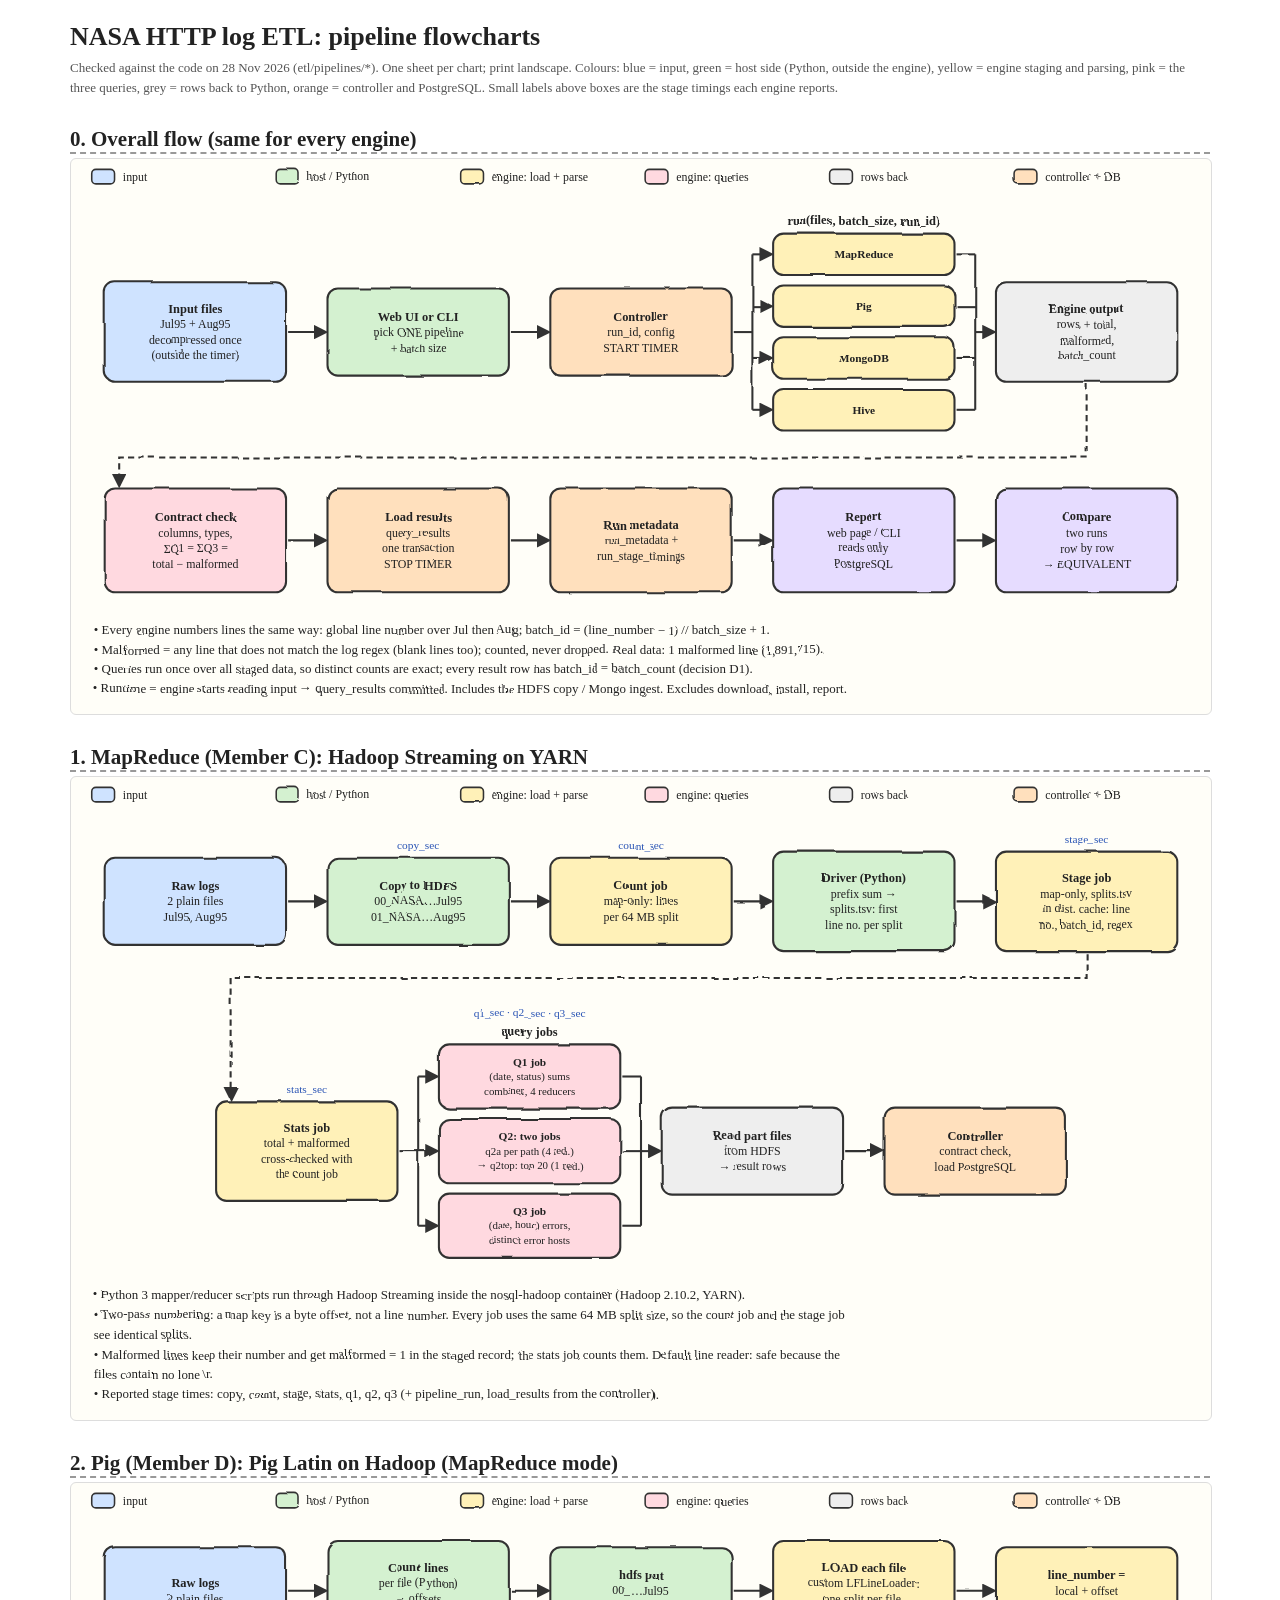
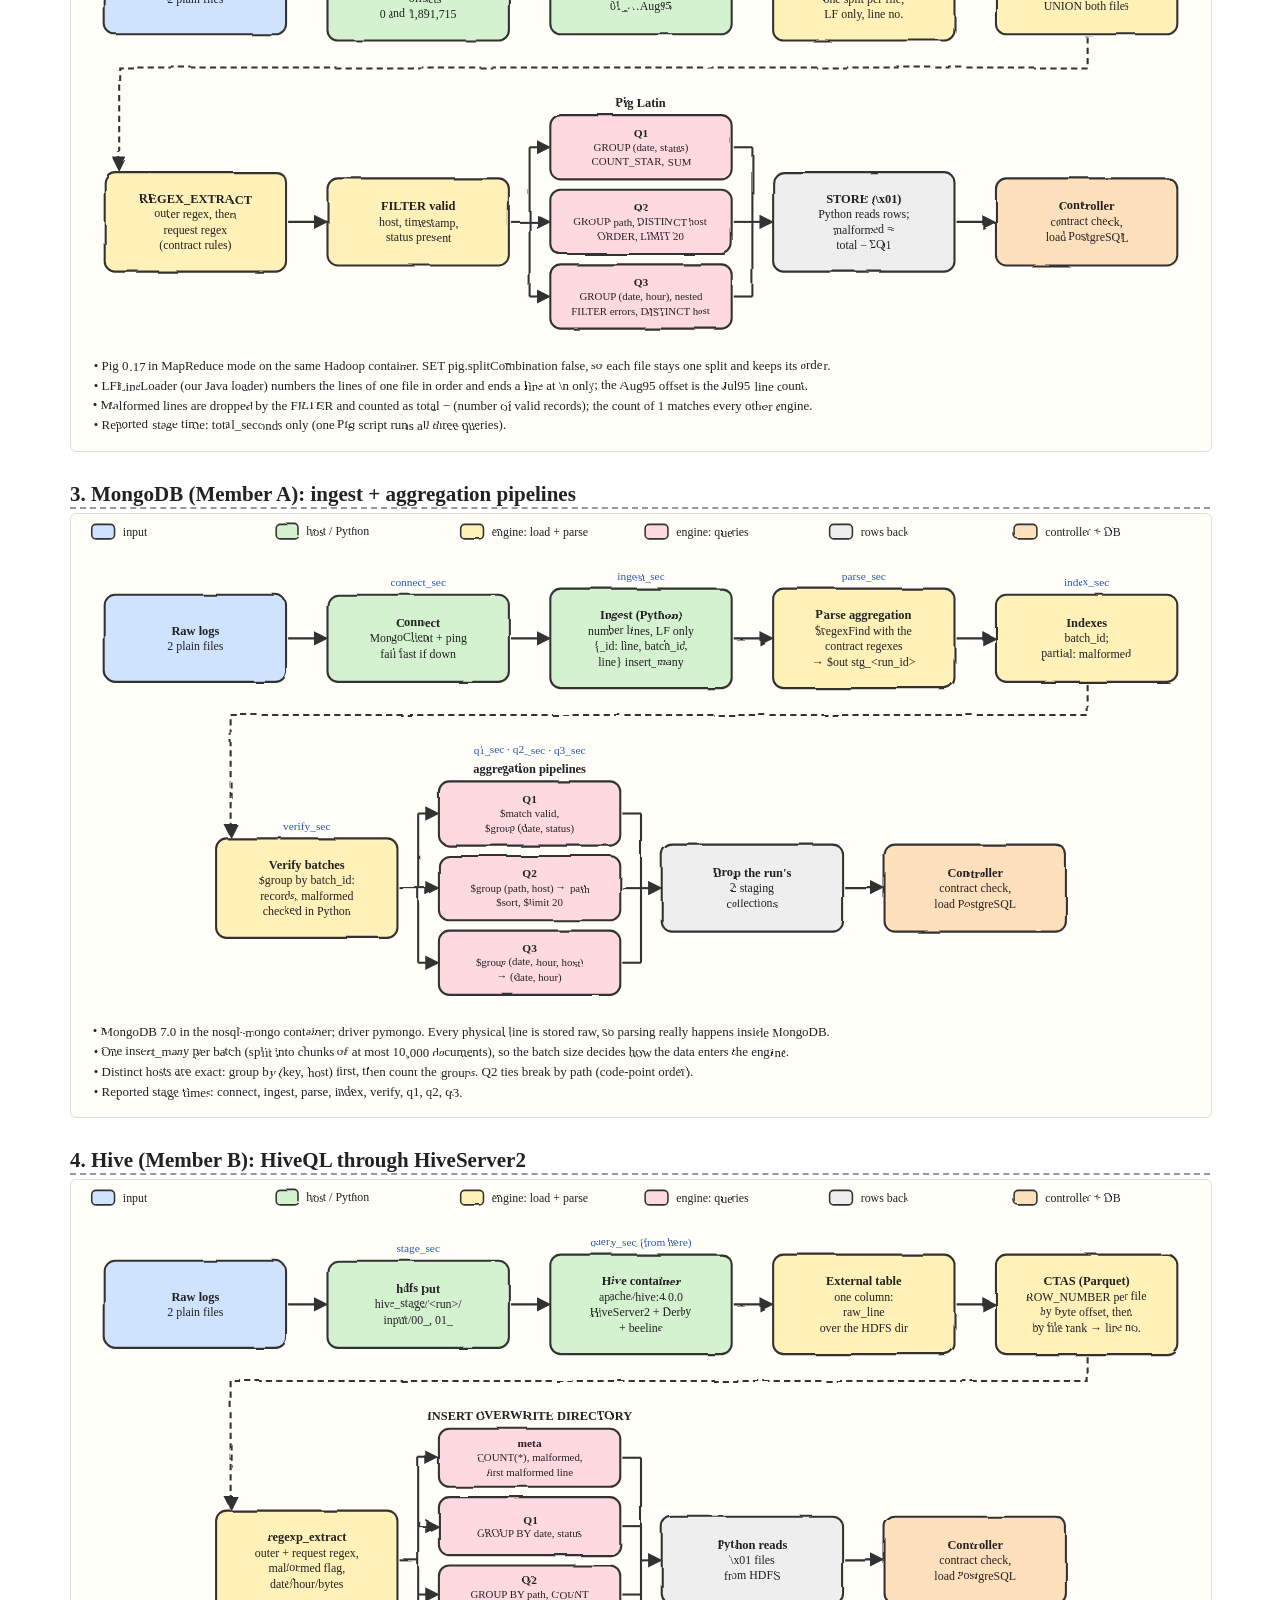
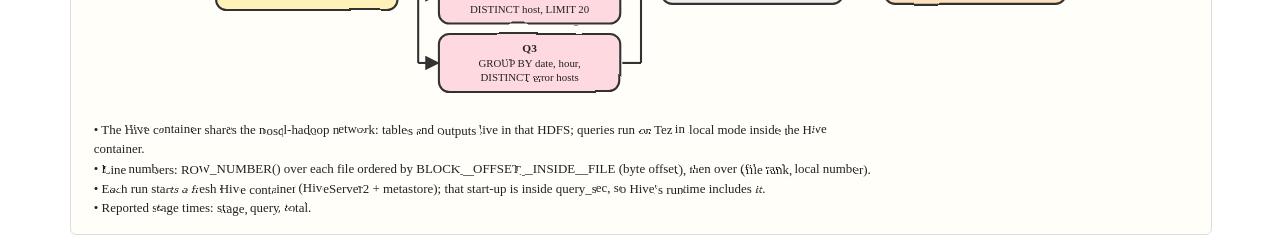
<file: docs/pipeline_flowcharts.html>
<!doctype html>
<html lang="en"><head><meta charset="utf-8">
<meta name="viewport" content="width=device-width,initial-scale=1">
<title>Pipeline flowcharts</title>
<style>
  :root{--ink:#222;--paper:#fffef8;--bg:#fff;--muted:#555}
  body{font-family:"Segoe Print","Comic Sans MS","Bradley Hand",cursive;background:var(--bg);color:var(--ink);margin:0 auto;padding:16px;max-width:1140px}
  h1{font-size:26px;margin:6px 0} h2{font-size:21px;margin:30px 0 4px;border-bottom:2px dashed #999}
  p{font-size:14px;line-height:1.5;margin:4px 0} .note{color:var(--muted);font-size:13px}
  svg{display:block;width:100%;height:auto;border:1px solid #ddd;border-radius:6px;background:var(--paper)}
  .pg{page-break-before:always}
  @media print{.noprint{display:none} svg{border:none} @page{size:A4 landscape;margin:10mm}}
</style></head><body>
<h1>NASA HTTP log ETL: pipeline flowcharts</h1>
<p class="note">Checked against the code on 28 Nov 2026 (etl/pipelines/*). One sheet per chart; print landscape. Colours: blue = input, green = host side (Python, outside the engine), yellow = engine staging and parsing, pink = the three queries, grey = rows back to Python, orange = controller and PostgreSQL. Small labels above boxes are the stage timings each engine reports.</p>

<h2>0. Overall flow (same for every engine)</h2><svg id="arch" viewBox="0 0 1100 520"></svg>
<h2 class="pg">1. MapReduce (Member C): Hadoop Streaming on YARN</h2><svg id="mr" viewBox="0 0 1100 560"></svg>
<h2 class="pg">2. Pig (Member D): Pig Latin on Hadoop (MapReduce mode)</h2><svg id="pig" viewBox="0 0 1100 560"></svg>
<h2 class="pg">3. MongoDB (Member A): ingest + aggregation pipelines</h2><svg id="mongo" viewBox="0 0 1100 560"></svg>
<h2 class="pg">4. Hive (Member B): HiveQL through HiveServer2</h2><svg id="hive" viewBox="0 0 1100 560"></svg>

<script>
const NS="http://www.w3.org/2000/svg";
const C={blue:"#cfe3ff",green:"#d4f1d0",yellow:"#fff1b8",pink:"#ffd9e0",orange:"#ffe0bd",purple:"#e6dcff",grey:"#eee"};
const FONT="Segoe Print,Comic Sans MS,cursive";
function setup(svg){
  svg.innerHTML=`<defs><filter id="w-${svg.id}" x="-2%" y="-2%" width="104%" height="104%"><feTurbulence type="fractalNoise" baseFrequency="0.02" numOctaves="2" seed="3" result="n"/><feDisplacementMap in="SourceGraphic" in2="n" scale="3"/></filter>
  <marker id="ah-${svg.id}" viewBox="0 0 10 10" refX="8" refY="5" markerWidth="7" markerHeight="7" orient="auto"><path d="M0,0 L10,5 L0,10 z" fill="#333"/></marker></defs><g filter="url(#w-${svg.id})"></g>`;
  return svg.querySelector("g");
}
function el(g,t,a,txt){const e=document.createElementNS(NS,t);for(const k in a)e.setAttribute(k,a[k]);if(txt!=null)e.textContent=txt;g.appendChild(e);return e;}
function text(g,x,y,lines,size=13,weight="normal",anchor="middle",fill="#222"){
  lines.split("\n").forEach((l,i,arr)=>el(g,"text",{x,y:y+(i-(arr.length-1)/2)*(size+3)+size/3,"text-anchor":anchor,"font-size":size,"font-weight":weight,"font-family":FONT,fill},l));
}
function box(g,x,y,w,h,label,col,size=12){
  el(g,"rect",{x,y,width:w,height:h,rx:10,fill:C[col]||col,stroke:"#333","stroke-width":2});
  const [head,...rest]=label.split("\n");
  const n=rest.length+1, lh=size+3, top=y+h/2-(n-1)*lh/2;
  text(g,x+w/2,top,head,size,"bold");
  rest.forEach((l,i)=>text(g,x+w/2,top+(i+1)*lh,l,size-0.5));
}
function arrow(g,x1,y1,x2,y2,dash){el(g,"line",{x1,y1,x2,y2,stroke:"#333","stroke-width":2,"marker-end":`url(#ah-${g.ownerSVGElement.id})`,"stroke-dasharray":dash?"6 4":""});}
function legend(g){
  [["input","blue"],["host / Python","green"],["engine: load + parse","yellow"],["engine: queries","pink"],["rows back","grey"],["controller + DB","orange"]]
   .forEach(([t,c],i)=>{const x=20+i*178;el(g,"rect",{x,y:10,width:22,height:14,rx:4,fill:C[c],stroke:"#333","stroke-width":1.5});text(g,x+30,17,t,11.5,"normal","start");});
}

// rows: [[step,...],[step,...]]; step = {t, c, h, tag} or {stack:[{t,c,h},...], h, title, tag}
function wrap(t,max){const out=[];let line="";for(const w of t.split(" ")){if((line+" "+w).trim().length>max){out.push(line);line="  "+w;}else line=(line?line+" ":"")+w;}out.push(line);return out;}
function flow(id,rows,notes){
  const svg=document.getElementById(id), g=setup(svg), W=1100, gap=40;
  legend(g);
  let cursor=44, prev=null;
  rows.forEach((row)=>{
    const n=row.length, bw=Math.min(175,(W-40-(n-1)*gap)/n), span=n*bw+(n-1)*gap, x0=(W-span)/2;
    const sizes=row.map(s=>{const items=s.stack||[s], bh=s.h||(s.stack?58:84);return {items,bh,tot:items.length*bh+(items.length-1)*10};});
    const head=row.some(s=>s.title||s.tag)?(row.some(s=>s.title&&s.tag)?46:28):12;
    const maxTot=Math.max(...sizes.map(z=>z.tot)), top=cursor+head, cy=top+maxTot/2;
    let last=null, prevStack=null;
    row.forEach((s,i)=>{
      const {items,bh,tot}=sizes[i], x=x0+i*(bw+gap), y=cy-tot/2;
      const centers=items.map((_,j)=>y+j*(bh+10)+bh/2);
      items.forEach((it,j)=>box(g,x,y+j*(bh+10),bw,bh,it.t,it.c||s.c,s.stack?11:12));
      if(i>0){
        const busL=x-gap/2;
        if(prevStack){ // join: every item of the previous stack -> bus -> this box
          prevStack.forEach(c=>el(g,"line",{x1:busL-gap/2+2,y1:c,x2:busL,y2:c,stroke:"#333","stroke-width":2}));
          el(g,"line",{x1:busL,y1:prevStack[0],x2:busL,y2:prevStack[prevStack.length-1],stroke:"#333","stroke-width":2});
          arrow(g,busL,cy,x-2,cy);
        } else if(s.stack){ // fork: previous box -> bus -> every item
          el(g,"line",{x1:x-gap+2,y1:cy,x2:busL,y2:cy,stroke:"#333","stroke-width":2});
          el(g,"line",{x1:busL,y1:centers[0],x2:busL,y2:centers[centers.length-1],stroke:"#333","stroke-width":2});
          centers.forEach(c=>arrow(g,busL,c,x-2,c));
        } else arrow(g,x-gap+2,cy,x-2,cy);
      }
      prevStack=s.stack?centers:null;
      if(s.title) text(g,x+bw/2,y-12,s.title,12,"bold");
      if(s.tag) text(g,x+bw/2,y-(s.title?30:12),s.tag,11,"normal","middle","#2b55b5");
      if(i===0&&prev){ // elbow from the end of the previous row to the start of this row (left of any tag)
        const sx=prev.x+prev.w/2, sy=prev.bottom, ex=x+14, my=prev.rowBottom+(top-head-prev.rowBottom)/2+4;
        el(g,"path",{d:`M${sx},${sy+2} L${sx},${my} L${ex},${my} L${ex},${y-3}`,stroke:"#333","stroke-width":2,fill:"none","marker-end":`url(#ah-${svg.id})`,"stroke-dasharray":"6 4"});
      }
      last={x,w:bw,bottom:y+tot};
    });
    prev={...last,rowBottom:top+maxTot};
    cursor=top+maxTot+44;
  });
  let ny=cursor-8;
  (notes||[]).forEach(t=>wrap("• "+t,148).forEach(l=>{text(g,22,ny,l,12.5,"normal","start");ny+=19;}));
  svg.setAttribute("viewBox",`0 0 ${W} ${ny+6}`);
}

/* 0. overall */
flow("arch",[
 [{t:"Input files\nJul95 + Aug95\ndecompressed once\n(outside the timer)",c:"blue",h:96},
  {t:"Web UI or CLI\npick ONE pipeline\n+ batch size",c:"green",h:84},
  {t:"Controller\nrun_id, config\nSTART TIMER",c:"orange",h:84},
  {stack:[{t:"MapReduce",c:"yellow"},{t:"Pig",c:"yellow"},{t:"MongoDB",c:"yellow"},{t:"Hive",c:"yellow"}],h:40,title:"run(files, batch_size, run_id)"},
  {t:"Engine output\nrows + total,\nmalformed,\nbatch_count",c:"grey",h:96}],
 [{t:"Contract check\ncolumns, types,\nΣQ1 = ΣQ3 =\ntotal − malformed",c:"pink",h:100},
  {t:"Load results\nquery_results\none transaction\nSTOP TIMER",c:"orange",h:100},
  {t:"Run metadata\nrun_metadata +\nrun_stage_timings",c:"orange",h:100},
  {t:"Report\nweb page / CLI\nreads only\nPostgreSQL",c:"purple",h:100},
  {t:"Compare\ntwo runs\nrow by row\n→ EQUIVALENT",c:"purple",h:100}]
],["Every engine numbers lines the same way: global line number over Jul then Aug; batch_id = (line_number − 1) // batch_size + 1.",
   "Malformed = any line that does not match the log regex (blank lines too); counted, never dropped. Real data: 1 malformed line (1,891,715).",
   "Queries run once over all staged data, so distinct counts are exact; every result row has batch_id = batch_count (decision D1).",
   "Runtime = engine starts reading input → query_results committed. Includes the HDFS copy / Mongo ingest. Excludes download, install, report."]);

/* 1. MapReduce */
flow("mr",[
 [{t:"Raw logs\n2 plain files\nJul95, Aug95",c:"blue"},
  {t:"Copy to HDFS\n00_NASA…Jul95\n01_NASA…Aug95",c:"green",tag:"copy_sec"},
  {t:"Count job\nmap-only: lines\nper 64 MB split",c:"yellow",tag:"count_sec"},
  {t:"Driver (Python)\nprefix sum →\nsplits.tsv: first\nline no. per split",c:"green",h:96},
  {t:"Stage job\nmap-only, splits.tsv\nin dist. cache: line\nno., batch_id, regex",c:"yellow",h:96,tag:"stage_sec"}],
 [{t:"Stats job\ntotal + malformed\ncross-checked with\nthe count job",c:"yellow",h:96,tag:"stats_sec"},
  {stack:[{t:"Q1 job\n(date, status) sums\ncombiner, 4 reducers",c:"pink",h:62},
          {t:"Q2: two jobs\nq2a per path (4 red.)\n→ q2top: top 20 (1 red.)",c:"pink",h:62},
          {t:"Q3 job\n(date, hour) errors,\ndistinct error hosts",c:"pink",h:62}],h:62,title:"query jobs",tag:"q1_sec · q2_sec · q3_sec"},
  {t:"Read part files\nfrom HDFS\n→ result rows",c:"grey"},
  {t:"Controller\ncontract check,\nload PostgreSQL",c:"orange"}]
],["Python 3 mapper/reducer scripts run through Hadoop Streaming inside the nosql-hadoop container (Hadoop 2.10.2, YARN).",
   "Two-pass numbering: a map key is a byte offset, not a line number. Every job uses the same 64 MB split size, so the count job and the stage job see identical splits.",
   "Malformed lines keep their number and get malformed = 1 in the staged record; the stats job counts them. Default line reader: safe because the files contain no lone \\r.",
   "Reported stage times: copy, count, stage, stats, q1, q2, q3 (+ pipeline_run, load_results from the controller)."]);

/* 2. Pig */
flow("pig",[
 [{t:"Raw logs\n2 plain files",c:"blue"},
  {t:"Count lines\nper file (Python)\n→ offsets\n0 and 1,891,715",c:"green",h:96},
  {t:"hdfs put\n00_…Jul95\n01_…Aug95",c:"green"},
  {t:"LOAD each file\ncustom LFLineLoader:\none split per file,\nLF only, line no.",c:"yellow",h:96},
  {t:"line_number =\nlocal + offset\nUNION both files",c:"yellow"}],
 [{t:"REGEX_EXTRACT\nouter regex, then\nrequest regex\n(contract rules)",c:"yellow",h:96},
  {t:"FILTER valid\nhost, timestamp,\nstatus present",c:"yellow"},
  {stack:[{t:"Q1\nGROUP (date, status)\nCOUNT_STAR, SUM",c:"pink"},
          {t:"Q2\nGROUP path, DISTINCT host\nORDER, LIMIT 20",c:"pink"},
          {t:"Q3\nGROUP (date, hour), nested\nFILTER errors, DISTINCT host",c:"pink"}],h:62,title:"Pig Latin"},
  {t:"STORE (\\x01)\nPython reads rows;\nmalformed =\ntotal − ΣQ1",c:"grey",h:96},
  {t:"Controller\ncontract check,\nload PostgreSQL",c:"orange"}]
],["Pig 0.17 in MapReduce mode on the same Hadoop container. SET pig.splitCombination false, so each file stays one split and keeps its order.",
   "LFLineLoader (our Java loader) numbers the lines of one file in order and ends a line at \\n only; the Aug95 offset is the Jul95 line count.",
   "Malformed lines are dropped by the FILTER and counted as total − (number of valid records); the count of 1 matches every other engine.",
   "Reported stage time: total_seconds only (one Pig script runs all three queries)."]);

/* 3. MongoDB */
flow("mongo",[
 [{t:"Raw logs\n2 plain files",c:"blue"},
  {t:"Connect\nMongoClient + ping\nfail fast if down",c:"green",tag:"connect_sec"},
  {t:"Ingest (Python)\nnumber lines, LF only\n{_id: line, batch_id,\nline} insert_many",c:"green",h:96,tag:"ingest_sec"},
  {t:"Parse aggregation\n$regexFind with the\ncontract regexes\n→ $out stg_<run_id>",c:"yellow",h:96,tag:"parse_sec"},
  {t:"Indexes\nbatch_id;\npartial: malformed",c:"yellow",tag:"index_sec"}],
 [{t:"Verify batches\n$group by batch_id:\nrecords, malformed\nchecked in Python",c:"yellow",h:96,tag:"verify_sec"},
  {stack:[{t:"Q1\n$match valid,\n$group (date, status)",c:"pink"},
          {t:"Q2\n$group (path, host) → path\n$sort, $limit 20",c:"pink"},
          {t:"Q3\n$group (date, hour, host)\n→ (date, hour)",c:"pink"}],h:62,title:"aggregation pipelines",tag:"q1_sec · q2_sec · q3_sec"},
  {t:"Drop the run's\n2 staging\ncollections",c:"grey"},
  {t:"Controller\ncontract check,\nload PostgreSQL",c:"orange"}]
],["MongoDB 7.0 in the nosql-mongo container; driver pymongo. Every physical line is stored raw, so parsing really happens inside MongoDB.",
   "One insert_many per batch (split into chunks of at most 10,000 documents), so the batch size decides how the data enters the engine.",
   "Distinct hosts are exact: group by (key, host) first, then count the groups. Q2 ties break by path (code-point order).",
   "Reported stage times: connect, ingest, parse, index, verify, q1, q2, q3."]);

/* 4. Hive */
flow("hive",[
 [{t:"Raw logs\n2 plain files",c:"blue"},
  {t:"hdfs put\nhive_stage/<run>/\ninput/00_, 01_",c:"green",tag:"stage_sec"},
  {t:"Hive container\napache/hive:4.0.0\nHiveServer2 + Derby\n+ beeline",c:"green",h:96,tag:"query_sec (from here)"},
  {t:"External table\none column:\nraw_line\nover the HDFS dir",c:"yellow",h:96},
  {t:"CTAS (Parquet)\nROW_NUMBER per file\nby byte offset, then\nby file rank → line no.",c:"yellow",h:96}],
 [{t:"regexp_extract\nouter + request regex,\nmalformed flag,\ndate/hour/bytes",c:"yellow",h:96},
  {stack:[{t:"meta\nCOUNT(*), malformed,\nfirst malformed line",c:"pink"},
          {t:"Q1\nGROUP BY date, status",c:"pink"},
          {t:"Q2\nGROUP BY path, COUNT\nDISTINCT host, LIMIT 20",c:"pink"},
          {t:"Q3\nGROUP BY date, hour,\nDISTINCT error hosts",c:"pink"}],h:56,title:"INSERT OVERWRITE DIRECTORY"},
  {t:"Python reads\n\\x01 files\nfrom HDFS",c:"grey"},
  {t:"Controller\ncontract check,\nload PostgreSQL",c:"orange"}]
],["The Hive container shares the nosql-hadoop network: tables and outputs live in that HDFS; queries run on Tez in local mode inside the Hive container.",
   "Line numbers: ROW_NUMBER() over each file ordered by BLOCK__OFFSET__INSIDE__FILE (byte offset), then over (file rank, local number).",
   "Each run starts a fresh Hive container (HiveServer2 + metastore); that start-up is inside query_sec, so Hive's runtime includes it.",
   "Reported stage times: stage, query, total."]);

// ?only=mr shows one chart alone (used to export images for the report)
const only=new URLSearchParams(location.search).get("only");
if(only){
  document.querySelectorAll("h1,h2,p").forEach(e=>e.style.display="none");
  document.querySelectorAll("svg").forEach(s=>{s.style.display=s.id===only?"block":"none";s.style.border="none";s.style.borderRadius="0";});
  Object.assign(document.body.style,{padding:"0",margin:"0",maxWidth:"none"});
}
</script>
</body></html>
</file>
